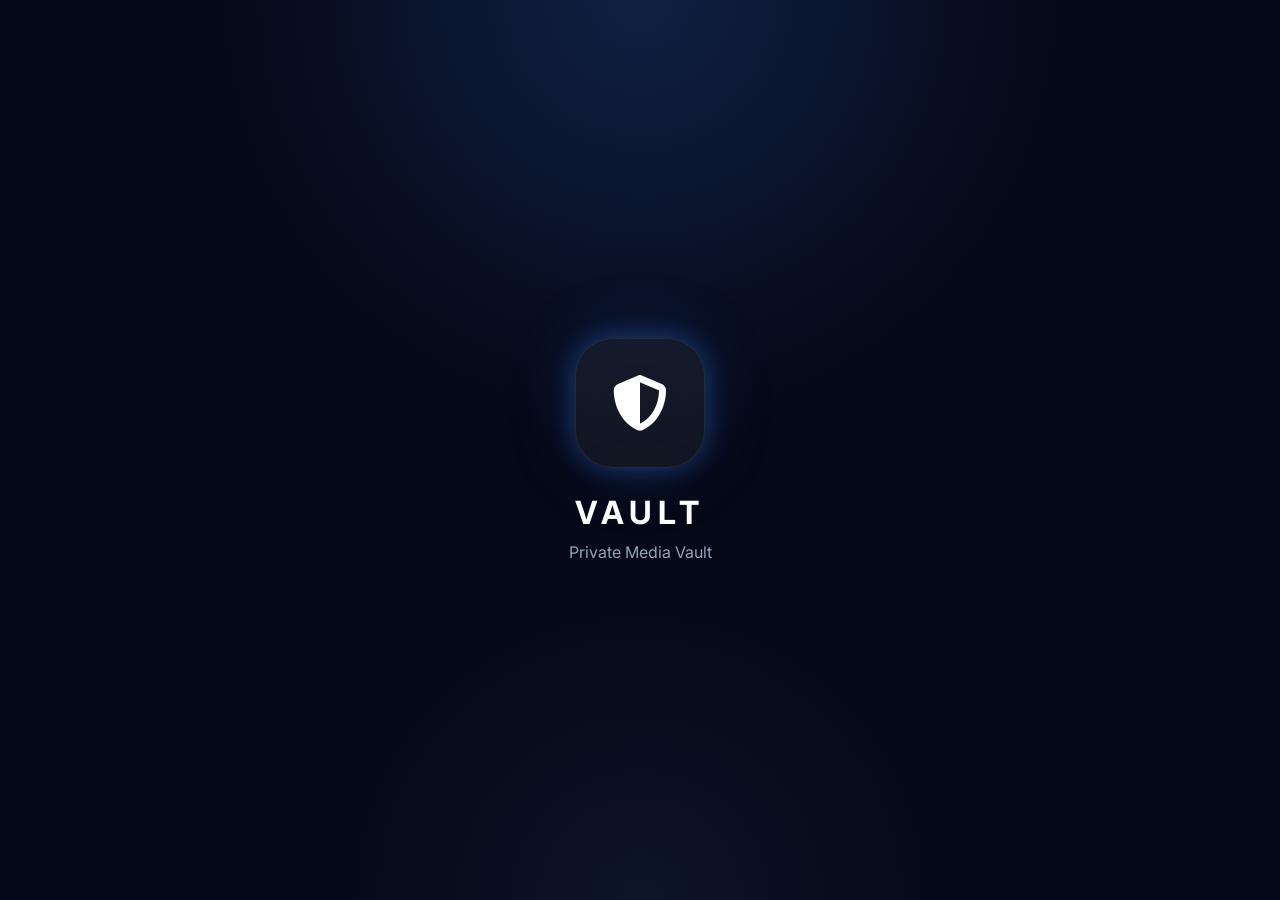
<file: index.html>
<!DOCTYPE html>
<html lang="en">

<head>

    <meta charset="UTF-8">

    <meta name="viewport" content="width=device-width, initial-scale=1.0">

    <title>Vault</title>

    <meta name="theme-color" content="#050816">

    <link rel="manifest" href="manifest.json">

    <link rel="stylesheet" href="https://cdnjs.cloudflare.com/ajax/libs/font-awesome/6.7.2/css/all.min.css">

    <link rel="stylesheet" href="assets/css/style.css">

</head>

<body>

    <!-- =========================
     SPLASH SCREEN
========================= -->

    <section id="splash-screen" class="screen active">

        <div class="logo-container">

            <div class="vault-logo">

                <i class="fa-solid fa-shield-halved"></i>

            </div>

            <h1>VAULT</h1>

            <p>
                Private Media Vault
            </p>

        </div>

    </section>

    <!-- =========================
     CREATE PIN
========================= -->

    <section id="create-pin-screen" class="screen">

        <div class="auth-wrapper">

            <div class="auth-card">

                <div class="auth-icon">

                    <i class="fa-solid fa-lock"></i>

                </div>

                <h2>Create PIN</h2>

                <p>
                    Create your secure vault PIN
                </p>

                <input id="create-pin" type="password" maxlength="4" placeholder="Enter 4 Digit PIN">

                <input id="confirm-pin" type="password" maxlength="4" placeholder="Confirm PIN">

                <button id="create-pin-btn">

                    <i class="fa-solid fa-arrow-right"></i>

                    Continue

                </button>

            </div>

        </div>

    </section>

    <!-- =========================
     LOGIN
========================= -->

    <section id="login-screen" class="screen">

        <div class="auth-wrapper">

            <div class="auth-card">

                <div class="auth-icon">

                    <i class="fa-solid fa-fingerprint"></i>

                </div>

                <h2>Unlock Vault</h2>

                <p>
                    Enter your PIN
                </p>

                <input id="login-pin" type="password" maxlength="4" placeholder="••••">

                <button id="login-btn">

                    <i class="fa-solid fa-unlock"></i>

                    Unlock

                </button>

            </div>

        </div>

    </section>

    <!-- =========================
     DASHBOARD
========================= -->

    <section id="dashboard-screen" class="screen">

        <!-- HEADER -->

        <header class="topbar">

            <div>

                <h1>Vault</h1>

                <span id="vault-status">
                    No Folder Connected
                </span>

            </div>

            <button id="settings-btn" class="icon-btn">

                <i class="fa-solid fa-gear"></i>

            </button>

        </header>

        <!-- CONTENT -->

        <main>

            <!-- HERO CARD -->

            <div class="hero-card">

                <div class="hero-left">

                    <span id="vault-badge" class="vault-badge disconnected">
                        <span class="status-dot"></span>

                        No Folder Connected
                    </span>

                    <h2 id="vault-folder-name">
                        No Folder Connected
                    </h2>

                    <p id="vault-folder-info">
                        Select your vault folder
                    </p>

                </div>

                <div class="hero-icon">

                    <i class="fa-solid fa-shield"></i>

                </div>

            </div>

            <div class="action-area">

                <button id="connect-folder-btn" class="primary-btn">

                    <i class="fa-solid fa-folder-open"></i>

                    Select Vault Folder

                </button>

            </div>

            <!-- STATS -->

            <div class="stats-grid">

                <div class="stat-card">

                    <i class="fa-solid fa-folder"></i>

                    <h3 id="folder-count">
                        0
                    </h3>

                    <span>
                        Folders
                    </span>

                </div>

                <div class="stat-card">

                    <i class="fa-solid fa-image"></i>

                    <h3 id="photo-count">
                        0
                    </h3>

                    <span>
                        Photos
                    </span>

                </div>

                <div class="stat-card">

                    <i class="fa-solid fa-video"></i>

                    <h3 id="video-count">
                        0
                    </h3>

                    <span>
                        Videos
                    </span>

                </div>

            </div>

            <!-- SECTION TITLE -->

            <div class="section-title">

                <h3>
                    Hidden Folders
                </h3>

            </div>

            <!-- FOLDERS -->

            <div id="folder-grid">

                <!-- generated -->

            </div>

        </main>

    </section>


    <!-- =========================
     MEDIA SCREEN
========================= -->

    <section id="media-screen" class="screen">

        <div class="media-header">

            <button id="back-to-dashboard" class="icon-btn">
                <i class="fa-solid fa-arrow-left"></i>
            </button>

            <h2 id="media-title">
                Folder
            </h2>

        </div>

        <div id="media-grid" class="media-grid">

        </div>

    </section>

    <section id="viewer-screen" class="screen">

        <button id="close-viewer" class="viewer-close">

            <i class="fa-solid fa-xmark"></i>

        </button>

        <div id="viewer-counter">

            1 / 1

        </div>

        <div id="viewer-content">

            <div id="viewer-track">

                <div id="prev-slide" class="viewer-slide"></div>

                <div id="current-slide" class="viewer-slide"></div>

                <div id="next-slide" class="viewer-slide"></div>

            </div>

        </div>

    </section>

    <div id="folder-loading">

        <div class="loading-ring"></div>

    </div>

    <script src="assets/js/auth.js"></script>
    <script src="assets/js/storage.js"></script>
    <script src="assets/js/scanner.js"></script>
    <script src="assets/js/gallery.js"></script>
    <script src="assets/js/player.js"></script>
    <script src="assets/js/app.js"></script>

</body>

</html>
</file>
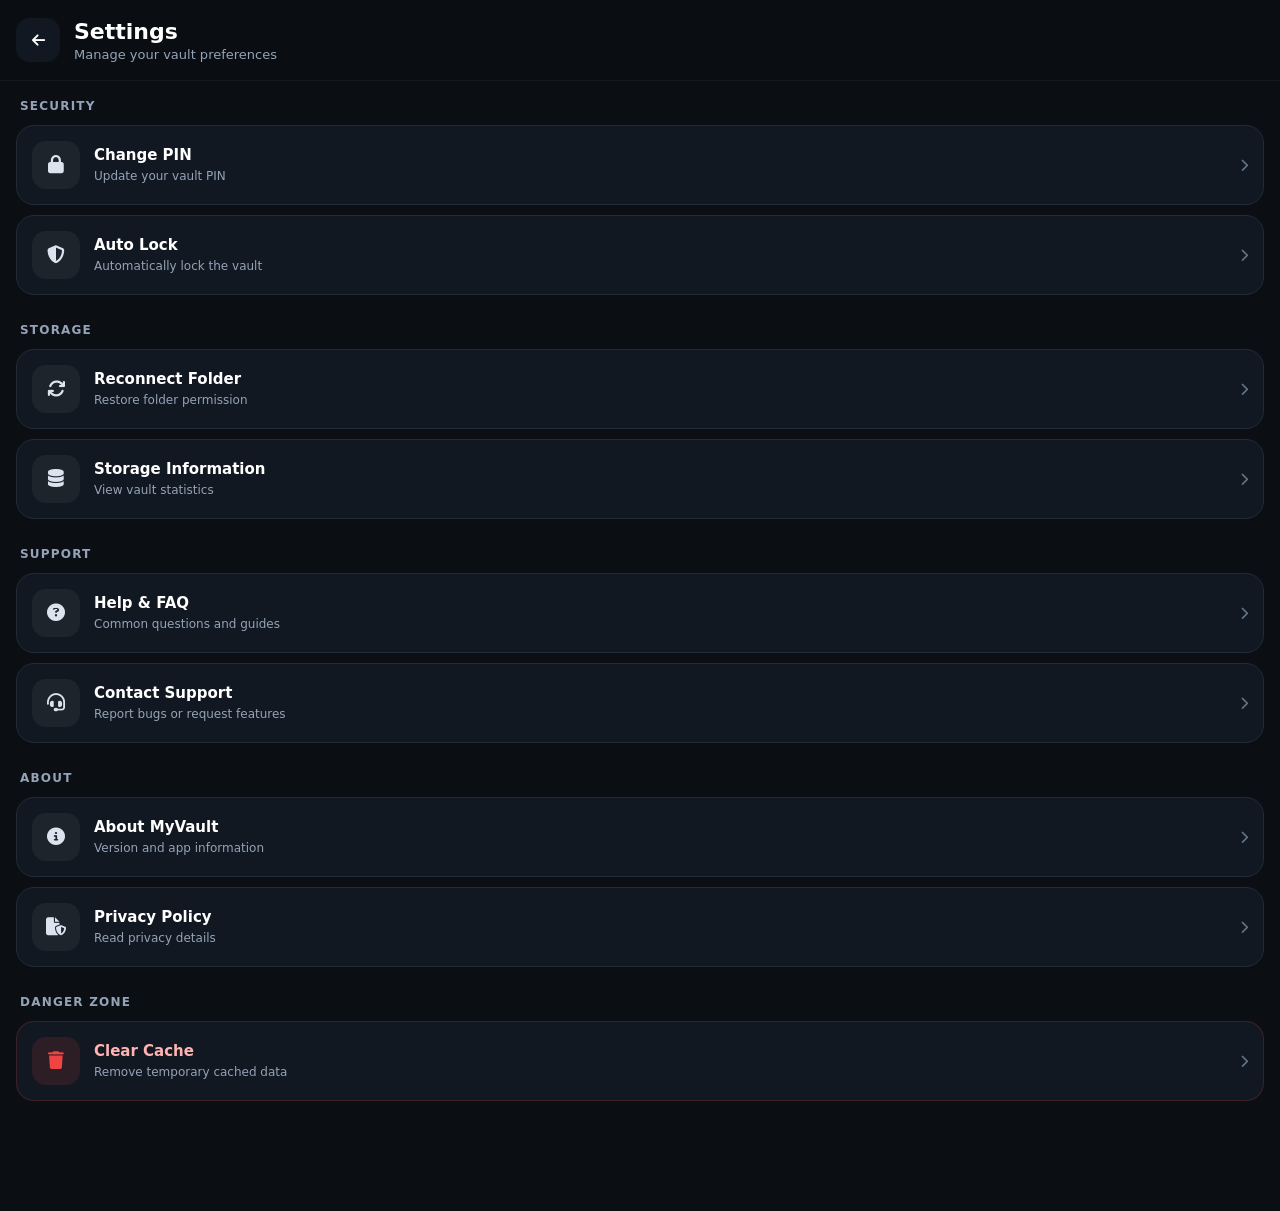
<file: settings.html>
<!DOCTYPE html>
<html lang="en">

<head>
    <meta charset="UTF-8">
    <meta name="viewport" content="width=device-width, initial-scale=1.0">
    <title>Settings - MyVault</title>

    <link rel="stylesheet" href="https://cdnjs.cloudflare.com/ajax/libs/font-awesome/6.7.2/css/all.min.css">

    <link rel="stylesheet" href="../assets/css/settings.css">
</head>

<body>

    <header class="settings-header">

        <button class="back-btn" id="backBtn">
            <i class="fa-solid fa-arrow-left"></i>
        </button>

        <div class="header-content">
            <h1>Settings</h1>
            <p>Manage your vault preferences</p>
        </div>

    </header>

    <main class="settings-container">

        <!-- Security -->

        <section class="settings-section">

            <h2>Security</h2>

            <div class="setting-card" data-action="change-pin">
                <div class="setting-icon">
                    <i class="fa-solid fa-lock"></i>
                </div>

                <div class="setting-info">
                    <h3>Change PIN</h3>
                    <p>Update your vault PIN</p>
                </div>

                <div class="setting-arrow">
                    <i class="fa-solid fa-chevron-right"></i>
                </div>
            </div>

            <div class="setting-card" data-action="auto-lock">
                <div class="setting-icon">
                    <i class="fa-solid fa-shield-halved"></i>
                </div>

                <div class="setting-info">
                    <h3>Auto Lock</h3>
                    <p>Automatically lock the vault</p>
                </div>

                <div class="setting-arrow">
                    <i class="fa-solid fa-chevron-right"></i>
                </div>
            </div>

        </section>

        <!-- Storage -->

        <section class="settings-section">

            <h2>Storage</h2>

            <div class="setting-card" data-action="reconnect">
                <div class="setting-icon">
                    <i class="fa-solid fa-arrows-rotate"></i>
                </div>

                <div class="setting-info">
                    <h3>Reconnect Folder</h3>
                    <p>Restore folder permission</p>
                </div>

                <div class="setting-arrow">
                    <i class="fa-solid fa-chevron-right"></i>
                </div>
            </div>

            <div class="setting-card" data-action="storage-info">
                <div class="setting-icon">
                    <i class="fa-solid fa-database"></i>
                </div>

                <div class="setting-info">
                    <h3>Storage Information</h3>
                    <p>View vault statistics</p>
                </div>

                <div class="setting-arrow">
                    <i class="fa-solid fa-chevron-right"></i>
                </div>
            </div>

        </section>

        <!-- Support -->

        <section class="settings-section">

            <h2>Support</h2>

            <div class="setting-card" data-action="help">
                <div class="setting-icon">
                    <i class="fa-solid fa-circle-question"></i>
                </div>

                <div class="setting-info">
                    <h3>Help & FAQ</h3>
                    <p>Common questions and guides</p>
                </div>

                <div class="setting-arrow">
                    <i class="fa-solid fa-chevron-right"></i>
                </div>
            </div>

            <div class="setting-card" data-action="contact">
                <div class="setting-icon">
                    <i class="fa-solid fa-headset"></i>
                </div>

                <div class="setting-info">
                    <h3>Contact Support</h3>
                    <p>Report bugs or request features</p>
                </div>

                <div class="setting-arrow">
                    <i class="fa-solid fa-chevron-right"></i>
                </div>
            </div>

        </section>

        <!-- About -->

        <section class="settings-section">

            <h2>About</h2>

            <div class="setting-card" data-action="about">
                <div class="setting-icon">
                    <i class="fa-solid fa-circle-info"></i>
                </div>

                <div class="setting-info">
                    <h3>About MyVault</h3>
                    <p>Version and app information</p>
                </div>

                <div class="setting-arrow">
                    <i class="fa-solid fa-chevron-right"></i>
                </div>
            </div>

            <div class="setting-card" data-action="privacy">
                <div class="setting-icon">
                    <i class="fa-solid fa-file-shield"></i>
                </div>

                <div class="setting-info">
                    <h3>Privacy Policy</h3>
                    <p>Read privacy details</p>
                </div>

                <div class="setting-arrow">
                    <i class="fa-solid fa-chevron-right"></i>
                </div>
            </div>

        </section>

        <!-- Danger -->

        <section class="settings-section">

            <h2>Danger Zone</h2>

            <div class="setting-card danger-card" data-action="clear-cache">

                <div class="setting-icon danger-icon">
                    <i class="fa-solid fa-trash"></i>
                </div>

                <div class="setting-info">
                    <h3>Clear Cache</h3>
                    <p>Remove temporary cached data</p>
                </div>

                <div class="setting-arrow">
                    <i class="fa-solid fa-chevron-right"></i>
                </div>

            </div>

        </section>

    </main>

    <!-- Change PIN Modal -->

    <div id="changePinModal" class="modal">

        <div class="modal-content">

            <h3>Change PIN</h3>

            <input id="currentPin" type="password" maxlength="4" placeholder="Current PIN">

            <input id="newPin" type="password" maxlength="4" placeholder="New PIN">

            <input id="confirmNewPin" type="password" maxlength="4" placeholder="Confirm New PIN">

            <div class="modal-actions">

                <button id="cancelPinBtn">
                    Cancel
                </button>

                <button id="savePinBtn">
                    Save
                </button>

            </div>

        </div>

    </div>

    <!-- Auto Lock Modal -->

    <div id="autoLockModal" class="modal">

        <div class="modal-content">

            <h3>Auto Lock</h3>

            <div class="auto-lock-options">

                <label>
                    <input type="radio" name="autoLock" value="off">
                    Off
                </label>

                <label>
                    <input type="radio" name="autoLock" value="5">
                    5 Minutes
                </label>

                <label>
                    <input type="radio" name="autoLock" value="10">
                    10 Minutes
                </label>

                <label>
                    <input type="radio" name="autoLock" value="15">
                    15 Minutes
                </label>

                <label>
                    <input type="radio" name="autoLock" value="30">
                    30 Minutes
                </label>

                <label>
                    <input type="radio" name="autoLock" value="60">
                    1 Hour
                </label>

            </div>

            <div class="modal-actions">

                <button id="cancelAutoLockBtn">
                    Cancel
                </button>

                <button id="saveAutoLockBtn">
                    Save
                </button>

            </div>

        </div>

    </div>

    <!-- Storage Information Modal -->

    <div id="storageInfoModal" class="modal">

        <div class="modal-content">

            <h3>Storage Information</h3>

            <div class="storage-info">

                <p>
                    Vault Name
                    <span id="infoVaultName">
                        Unknown
                    </span>
                </p>

                <p>
                    Folders
                    <span id="infoFolders">
                        0
                    </span>
                </p>

                <p>
                    Photos
                    <span id="infoPhotos">
                        0
                    </span>
                </p>

                <p>
                    Videos
                    <span id="infoVideos">
                        0
                    </span>
                </p>

                <p>
                    Storage Used
                    <span id="infoSize">
                        0 MB
                    </span>
                </p>

            </div>

            <div class="modal-actions">

                <button id="closeStorageInfo">
                    Close
                </button>

            </div>

        </div>

    </div>

    <script src="../assets/js/settings.js"></script>

</body>

</html>
</file>
<file: assets/css/style.css>
/* ==========================================
   GOOGLE FONT
========================================== */

@import url('https://fonts.googleapis.com/css2?family=Inter:wght@300;400;500;600;700;800;900&display=swap');

/* ==========================================
   ROOT
========================================== */

:root {

    --bg: #050816;

    --card: rgba(255, 255, 255, 0.05);

    --border: rgba(255, 255, 255, 0.08);

    --blue: #3b82f6;

    --blue-light: #60a5fa;

    --text: #ffffff;

    --muted: #94a3b8;

    --shadow:
        0 8px 40px rgba(0, 0, 0, .45);

}

/* ==========================================
   RESET
========================================== */

* {
    margin: 0;
    padding: 0;
    box-sizing: border-box;
    font-family: 'Inter', sans-serif;
}

html,
body {

    width: 100%;
    height: 100%;

    overflow-x: hidden;
    overflow-y: auto;

    color: white;

    background:
        radial-gradient(circle at top,
            rgba(59, 130, 246, .20),
            transparent 40%),
        radial-gradient(circle at bottom,
            rgba(96, 165, 250, .08),
            transparent 30%),
        #050816;

}

/* ==========================================
   SCREENS
========================================== */

.screen {

    display: none;

    width: 100%;
    height: 100vh;

}

.screen.active {

    display: flex;

}

/* ==========================================
   SPLASH
========================================== */

#splash-screen {

    justify-content: center;
    align-items: center;

}

.logo-container {

    text-align: center;

}

.vault-logo {

    width: 130px;
    height: 130px;

    margin: auto;

    border-radius: 38px;

    display: flex;
    align-items: center;
    justify-content: center;

    font-size: 3.5rem;

    background: rgba(255, 255, 255, .06);

    backdrop-filter: blur(25px);

    border: 1px solid rgba(255, 255, 255, .08);

    box-shadow:
        0 0 25px rgba(59, 130, 246, .35),
        0 0 70px rgba(59, 130, 246, .20);

}

.logo-container h1 {

    margin-top: 25px;

    letter-spacing: 6px;

    font-size: 2rem;

}

.logo-container p {

    margin-top: 10px;

    color: var(--muted);

}

/* ==========================================
   AUTH
========================================== */

#create-pin-screen,
#login-screen {

    justify-content: center;
    align-items: center;

    padding: 22px;

}

.auth-wrapper {

    width: 100%;

}

.auth-card {

    width: 100%;

    padding: 28px;

    border-radius: 30px;

    background: var(--card);

    border: 1px solid var(--border);

    backdrop-filter: blur(30px);

    box-shadow: var(--shadow);

}

.auth-icon {

    width: 75px;
    height: 75px;

    border-radius: 22px;

    margin-bottom: 20px;

    display: flex;
    align-items: center;
    justify-content: center;

    font-size: 1.7rem;

    background:
        linear-gradient(135deg,
            #2563eb,
            #60a5fa);

    box-shadow:
        0 0 30px rgba(59, 130, 246, .45);

}

.auth-card h2 {

    font-size: 1.7rem;

}

.auth-card p {

    color: var(--muted);

    margin-top: 8px;

    margin-bottom: 25px;

}

.auth-card input {

    width: 100%;
    height: 58px;

    margin-bottom: 15px;

    border: none;
    outline: none;

    color: white;

    border-radius: 18px;

    padding: 0 18px;

    background:
        rgba(255, 255, 255, .04);

    border:
        1px solid rgba(255, 255, 255, .05);

    font-size: 1rem;

}

.auth-card input:focus {

    border:
        1px solid rgba(59, 130, 246, .7);

}

.auth-card button {

    width: 100%;
    height: 58px;

    border: none;

    cursor: pointer;

    color: white;

    font-weight: 700;

    border-radius: 18px;

    background:
        linear-gradient(135deg,
            #2563eb,
            #60a5fa);

    box-shadow:
        0 0 25px rgba(59, 130, 246, .45);

}

/* ==========================================
   DASHBOARD
========================================== */

#dashboard-screen {

    flex-direction: column;

}

/* ==========================================
   TOPBAR
========================================== */

.topbar {

    height: 80px;

    padding: 0 20px;

    display: flex;

    align-items: center;

    justify-content: space-between;

}

.topbar h1 {

    font-size: 1.5rem;

}

.topbar span {

    color: var(--muted);

    font-size: .85rem;

}

.icon-btn {

    width: 50px;
    height: 50px;

    border: none;

    cursor: pointer;

    color: white;

    font-size: 1.1rem;

    border-radius: 16px;

    background: var(--card);

    border: 1px solid var(--border);

    backdrop-filter: blur(20px);

}

/* ==========================================
   MAIN
========================================== */

main {

    flex: 1;

    overflow-y: auto;

    padding: 20px;

}

/* ==========================================
   HERO CARD
========================================== */

.hero-card {

    padding: 22px;

    border-radius: 28px;

    display: flex;

    align-items: center;

    justify-content: space-between;

    background: var(--card);

    border: 1px solid var(--border);

    backdrop-filter: blur(25px);

    box-shadow:
        0 0 30px rgba(59, 130, 246, .10),
        0 0 80px rgba(59, 130, 246, .08),
        0 8px 40px rgba(0, 0, 0, .45);

}

.hero-left {

    flex: 1;

}

.vault-badge {

    display: inline-flex;

    align-items: center;

    gap: 8px;

    padding: 8px 14px;

    border-radius: 999px;

    font-size: .75rem;

    font-weight: 600;

    margin-bottom: 12px;

    border: 1px solid;

}

.status-dot {

    width: 8px;
    height: 8px;

    border-radius: 50%;

}

/* ==========================
   CONNECTED
========================== */

.vault-badge.connected {

    color: #4ade80;

    background:
        rgba(74, 222, 128, .12);

    border-color:
        rgba(74, 222, 128, .25);

}

.vault-badge.connected .status-dot {

    background: #4ade80;

    box-shadow:
        0 0 8px #4ade80,
        0 0 16px #4ade80;

}

/* ==========================
   DISCONNECTED
========================== */

.vault-badge.disconnected {

    color: #f87171;

    background:
        rgba(248, 113, 113, .12);

    border-color:
        rgba(248, 113, 113, .25);

}

.vault-badge.disconnected .status-dot {

    background: #f87171;

    box-shadow:
        0 0 8px #f87171,
        0 0 16px #f87171;

}

.hero-card h2 {

    font-size: 1.3rem;

}

.hero-card p {

    color: var(--muted);

    margin-top: 8px;

}

.hero-icon {

    width: 70px;
    height: 70px;

    border-radius: 22px;

    display: flex;
    align-items: center;
    justify-content: center;

    font-size: 1.6rem;

    background:
        linear-gradient(135deg,
            #2563eb,
            #60a5fa);

    box-shadow:
        0 0 25px rgba(59, 130, 246, .45);

}

/* ==========================================
   STATS
========================================== */

.stats-grid {

    margin-top: 20px;

    display: grid;

    grid-template-columns:
        repeat(3, 1fr);

    gap: 12px;

}

.stat-card {

    text-align: center;

    padding: 18px 10px;

    border-radius: 22px;

    background: var(--card);

    border: 1px solid var(--border);

    backdrop-filter: blur(25px);

}

.stat-card i {

    font-size: 1.3rem;

    color: #60a5fa;

}

.stat-card h3 {

    margin-top: 10px;

    font-size: 1.3rem;

}

.stat-card span {

    color: var(--muted);

    font-size: .8rem;

}

/* ==========================================
   SECTION TITLE
========================================== */

.section-title {

    margin-top: 28px;
    margin-bottom: 15px;

}

.section-title h3 {

    font-size: 1rem;

}

/* ==========================================
   FOLDERS
========================================== */

#folder-grid {

    display: grid;

    grid-template-columns:
        repeat(2, 1fr);

    gap: 15px;

    padding-bottom: 120px;

}

.folder-card {

    padding: 18px;

    border-radius: 24px;

    background:
        rgba(255, 255, 255, .05);

    border:
        1px solid rgba(255, 255, 255, .08);

    backdrop-filter:
        blur(35px);

    -webkit-backdrop-filter:
        blur(35px);

    transition: .25s;

    box-shadow:
        0 0 25px rgba(59, 130, 246, .10),
        0 0 60px rgba(59, 130, 246, .08);

}

.folder-card:active {

    transform: scale(.97);

}

.folder-card i {

    font-size: 1.8rem;

    color: #60a5fa;

}

.folder-card h4 {

    margin-top: 15px;

}

.folder-card p {

    margin-top: 6px;

    font-size: .85rem;

    color: var(--muted);

}

/* ==========================================
   BOTTOM NAV
========================================== */

.bottom-nav {

    position: fixed;

    bottom: 18px;

    left: 18px;

    right: 18px;

    height: 70px;

    border-radius: 24px;

    background:
        rgba(255, 255, 255, .06);

    border:
        1px solid rgba(255, 255, 255, .08);

    backdrop-filter: blur(25px);

    display: flex;

    justify-content: space-around;

    align-items: center;

}

.nav-btn {

    width: 52px;
    height: 52px;

    border: none;

    color: white;

    cursor: pointer;

    font-size: 1.2rem;

    border-radius: 16px;

    background: transparent;

}

.nav-btn.active {

    background:
        linear-gradient(135deg,
            #2563eb,
            #60a5fa);

    box-shadow:
        0 0 20px rgba(59, 130, 246, .45);

}

/* ==========================================
   SCROLLBAR
========================================== */

::-webkit-scrollbar {

    width: 4px;

}

::-webkit-scrollbar-thumb {

    background: #1e293b;

    border-radius: 10px;

}

.action-area {

    margin-top: 18px;

}

.primary-btn {

    width: 100%;

    height: 58px;

    border: none;

    border-radius: 18px;

    color: white;

    cursor: pointer;

    font-weight: 600;

    background:
        linear-gradient(135deg,
            #2563eb,
            #60a5fa);

    box-shadow:
        0 0 25px rgba(59, 130, 246, .35);

}


.empty-state {

    width: 100%;

    padding: 40px 20px;

    text-align: center;

    background:
        rgba(255, 255, 255, .04);

    border:
        1px solid rgba(255, 255, 255, .08);

    border-radius: 25px;

}

.empty-state i {

    font-size: 3rem;

    color: #60a5fa;

}

.empty-state h3 {

    margin-top: 15px;

}

.empty-state p {

    margin-top: 10px;

    color: #94a3b8;

}

/* ==========================
   MEDIA SCREEN
========================== */

#media-screen {

    flex-direction: column;

}

.media-header {

    height: 72px;

    display: flex;

    align-items: center;

    gap: 12px;

    padding: 0 16px;

    flex-shrink: 0;

}

.media-header h2 {

    font-size: 1.1rem;

    font-weight: 600;

}

/* ==========================
   GRID
========================== */

.media-grid {

    flex: 1;

    overflow-y: auto;

    padding: 12px;

    display: grid;

    grid-template-columns:
        repeat(4, minmax(0, 1fr));

    gap: 8px;

    align-content: start;

    align-items: start;

}

/* ==========================
   CARD
========================== */

.media-card {

    position: relative;

    width: 100%;

    aspect-ratio: 1/1;

    overflow: hidden;

    border-radius: 14px;

    background:
        rgba(255, 255, 255, .04);

    border:
        1px solid rgba(255, 255, 255, .05);

    box-sizing: border-box;

}

/* ==========================
   IMAGE
========================== */

.media-image {

    width: 100%;

    height: 100%;

    object-fit: cover;

    display: block;

}

/* ==========================
   VIDEO
========================== */

.video-thumb {

    width: 100%;

    height: 100%;

    display: flex;

    align-items: center;

    justify-content: center;

    background:
        linear-gradient(135deg,
            rgba(59, 130, 246, .15),
            rgba(96, 165, 250, .05));

}

.video-thumb i {

    font-size: 1.5rem;

    color: #60a5fa;

}

/* ==========================
   HIDE NAME
========================== */

.media-name {

    display: none;

}

.play-overlay {

    position: absolute;

    inset: 0;

    display: flex;

    align-items: center;

    justify-content: center;

    background:
        rgba(0, 0, 0, .15);

}

.play-overlay i {

    width: 42px;

    height: 42px;

    border-radius: 50%;

    display: flex;

    align-items: center;

    justify-content: center;

    background:
        rgba(255, 255, 255, .18);

    backdrop-filter:
        blur(12px);

    color: white;

    font-size: 1rem;

}

/* ==========================================
   FOLDER CARD V2
========================================== */

.folder-meta {

    display: flex;

    justify-content: space-between;

    align-items: center;

    margin-top: 12px;

}

.folder-meta span {

    display: flex;

    align-items: center;

    gap: 6px;

    font-size: .85rem;

    color: #94a3b8;

}

.folder-meta i {

    font-size: .85rem;

    color: #60a5fa;

}

.folder-size {

    margin-top: 12px;

    padding-top: 12px;

    border-top:
        1px solid rgba(255, 255, 255, .08);

    font-size: .8rem;

    color: #60a5fa;

    font-weight: 600;

}

/* ==========================================
   EMPTY STATE FIX
========================================== */

.empty-state {

    grid-column: 1/-1;

}


/* ==========================
   VIEWER
========================== */

#viewer-screen {

    background: #000;

    justify-content: center;

    align-items: center;

    overflow: hidden;

}

.viewer-close {

    position: fixed;

    top: 16px;

    right: 16px;

    width: 48px;

    height: 48px;

    border: none;

    border-radius: 50%;

    background:
        rgba(255, 255, 255, .15);

    color: white;

    z-index: 999;

}

/* ==========================
   VIEWER DRAG SWIPE
========================== */

#viewer-content {

    width: 100%;

    height: 100%;

    overflow: hidden;

    position: relative;

}

.viewer-image {

    max-width: 100%;

    max-height: 100%;

    object-fit: contain;

    user-select: none;

    -webkit-user-drag: none;

    pointer-events: none;

}


.viewer-video {

    width: 100%;

    max-height: 100%;

    object-fit: contain;

}

/* ==========================
   VIEWER COUNTER
========================== */

#viewer-counter {

    position: fixed;

    top: 20px;

    left: 50%;

    transform:
        translateX(-50%);

    padding:
        8px 14px;

    border-radius: 999px;

    background:
        rgba(255, 255, 255, .12);

    backdrop-filter:
        blur(20px);

    color: #fff;

    font-size: .85rem;

    font-weight: 600;

    z-index: 1001;

}


/* ==========================
   VIEWER TRACK V2
========================== */


#viewer-track {

    width: 300%;

    height: 100%;

    display: flex;

    transform: translate3d(-33.333%, 0, 0);

    transition:
        transform .25s cubic-bezier(.22,
            1,
            .36,
            1);

    will-change: transform;

}

.viewer-slide {

    width: calc(100% / 3);

    height: 100%;

    flex-shrink: 0;

    display: flex;

    align-items: center;

    justify-content: center;

}

.viewer-slide img {

    max-width: 100%;

    max-height: 100%;

    object-fit: contain;

    user-select: none;

    -webkit-user-drag: none;

}

.viewer-slide video {

    width: 100%;

    max-height: 100%;

    object-fit: contain;

}

.play-overlay {

    position: absolute;

    inset: 0;

    display: flex;

    align-items: center;

    justify-content: center;

    background:
        rgba(0, 0, 0, .15);

}

.play-overlay i {

    color: #fff;

    font-size: 1.5rem;

}


/* ==========================
   FOLDER OPENING
========================== */

.folder-opening {

    transform: scale(.95);

    opacity: .8;

    transition: .25s;

}

#folder-loading {

    position: fixed;

    inset: 0;

    z-index: 9999;

    display: flex;

    align-items: center;

    justify-content: center;

    background:
        rgba(5, 8, 22, .85);

    backdrop-filter:
        blur(18px);

    opacity: 0;

    visibility: hidden;

    transition: .25s;

}

#folder-loading.show {

    opacity: 1;

    visibility: visible;

}

.loading-ring {

    width: 70px;

    height: 70px;

    border-radius: 50%;

    border: 3px solid rgba(255, 255, 255, .08);

    border-top-color:
        #60a5fa;

    animation:
        spin .8s linear infinite;

}

@keyframes spin {

    to {

        transform:
            rotate(360deg);

    }

}
</file>
<file: assets/css/settings.css>
/* =========================
   SETTINGS PAGE
========================= */

:root {
    --bg: #0b0f14;
    --card: #121821;
    --card-hover: #18212c;

    --border: #222b38;

    --text: #ffffff;
    --text-secondary: #94a3b8;

    --accent: #3b82f6;

    --danger: #ef4444;

    --radius: 18px;
}

* {
    margin: 0;
    padding: 0;
    box-sizing: border-box;
    -webkit-tap-highlight-color: transparent;
}

body {
    background: var(--bg);
    color: var(--text);

    font-family:
        Inter,
        system-ui,
        sans-serif;

    min-height: 100vh;
}

/* =========================
   HEADER
========================= */

.settings-header {
    position: sticky;
    top: 0;
    z-index: 100;

    display: flex;
    align-items: center;
    gap: 14px;

    padding: 18px 16px;

    background:
        rgba(11, 15, 20, .92);

    backdrop-filter: blur(18px);

    border-bottom:
        1px solid rgba(255, 255, 255, .05);
}

.back-btn {
    width: 44px;
    height: 44px;

    border: none;
    outline: none;

    border-radius: 14px;

    background: var(--card);

    color: var(--text);

    font-size: 15px;

    cursor: pointer;

    transition: .2s;
}

.back-btn:active {
    transform: scale(.95);
}

.header-content h1 {
    font-size: 22px;
    font-weight: 700;
}

.header-content p {
    margin-top: 3px;

    font-size: 13px;

    color: var(--text-secondary);
}

/* =========================
   CONTAINER
========================= */

.settings-container {
    padding: 18px 16px 40px;
}

/* =========================
   SECTION
========================= */

.settings-section {
    margin-bottom: 28px;
}

.settings-section h2 {
    font-size: 12px;

    color: var(--text-secondary);

    text-transform: uppercase;

    letter-spacing: 1.2px;

    margin-bottom: 12px;

    padding-left: 4px;
}

/* =========================
   CARD
========================= */

.setting-card {
    display: flex;
    align-items: center;
    gap: 14px;

    background: var(--card);

    border: 1px solid var(--border);

    border-radius: 18px;

    padding: 15px;

    margin-bottom: 10px;

    cursor: pointer;

    transition: .25s;
}

.setting-card:active {
    transform: scale(.985);
}

.setting-card:hover {
    background: var(--card-hover);
}

/* =========================
   ICON
========================= */

.setting-icon {
    width: 48px;
    height: 48px;

    flex-shrink: 0;

    display: flex;
    align-items: center;
    justify-content: center;

    border-radius: 14px;

    background:
        rgba(255, 255, 255, .05);
}

.setting-icon i {
    font-size: 18px;
    color: #dbe4ee;
}

/* =========================
   CONTENT
========================= */

.setting-info {
    flex: 1;
    min-width: 0;
}

.setting-info h3 {
    font-size: 15px;
    font-weight: 600;
}

.setting-info p {
    margin-top: 4px;

    font-size: 12px;

    line-height: 1.4;

    color: var(--text-secondary);
}

/* =========================
   ARROW
========================= */

.setting-arrow {
    color: #64748b;

    font-size: 13px;

    transition: .25s;
}

.setting-card:hover .setting-arrow {
    transform: translateX(4px);
}

/* =========================
   DANGER ZONE
========================= */

.danger-card {
    border-color:
        rgba(239, 68, 68, .20);
}

.danger-card .setting-info h3 {
    color: #ffb4b4;
}

.danger-icon {
    background:
        rgba(239, 68, 68, .12);
}

.danger-icon i {
    color: var(--danger);
}

/* =========================
   CARD SEPARATION
========================= */

.settings-section .setting-card:last-child {
    margin-bottom: 0;
}

/* =========================
   BOTTOM SAFE SPACE
========================= */

.settings-section:last-child {
    margin-bottom: 70px;
}

/* =========================
   CHANGE PIN MODAL
========================= */

.modal {

    position: fixed;
    inset: 0;

    display: none;

    align-items: center;
    justify-content: center;

    background: rgba(0, 0, 0, .75);

    z-index: 9999;
}

.modal.show {
    display: flex;
}

.modal-content {

    width: 90%;
    max-width: 350px;

    background: #121821;

    border: 1px solid #222b38;

    border-radius: 18px;

    padding: 20px;
}

.modal-content h3 {

    margin-bottom: 16px;
}

.modal-content input[type="password"] {

    width: 100%;
    height: 50px;

    margin-bottom: 12px;

    border: none;
    outline: none;

    border-radius: 12px;

    padding: 0 14px;

    background: #1b2432;

    color: #fff;
}



.modal-actions {

    display: flex;
    gap: 10px;
}

.modal-actions button {

    flex: 1;

    height: 48px;

    border: none;

    border-radius: 12px;

    color: white;

    cursor: pointer;
}

#cancelPinBtn {
    background: #374151;
}

#savePinBtn {
    background: #2563eb;
}


/* =========================
   AUTO LOCK
========================= */

.auto-lock-options {

    display: flex;
    flex-direction: column;

    gap: 12px;

    margin: 20px 0;
}

.auto-lock-options label {

    display: flex;
    align-items: center;

    gap: 12px;

    padding: 14px 16px;

    background: rgba(255, 255, 255, .03);

    border: 1px solid rgba(255, 255, 255, .06);

    border-radius: 14px;

    cursor: pointer;

    transition: .25s ease;

    color: #fff;

    font-size: 15px;
}

.auto-lock-options label:hover {

    background: rgba(37, 99, 235, .08);

    border-color: rgba(59, 130, 246, .35);

    box-shadow:
        0 0 10px rgba(59, 130, 246, .15);
}

.auto-lock-options input[type="radio"] {

    width: 18px;
    height: 18px;

    margin: 0;

    accent-color: #2563eb;

    flex-shrink: 0;
}

/* =========================
   MODAL ACTIONS
========================= */

.modal-actions {

    display: flex;

    gap: 12px;

    margin-top: 20px;
}

.modal-actions button {

    flex: 1;

    height: 50px;

    border-radius: 14px;

    border: none;

    color: #fff;

    font-weight: 600;

    cursor: pointer;

    transition: .25s ease;
}

/* Cancel */

#cancelAutoLockBtn {

    background: #374151;

    border: 1px solid #4b5563;

    box-shadow: none;
}

#cancelAutoLockBtn:hover {

    background: #4b5563;

    border-color: #6b7280;
}

#cancelAutoLockBtn:active {

    transform: scale(.97);
}

/* Save */

#saveAutoLockBtn {

    background:
        linear-gradient(180deg,
            #2563eb,
            #1d4ed8);

    border: 1px solid rgba(96, 165, 250, .6);

    box-shadow:
        0 0 12px rgba(59, 130, 246, .35),
        inset 0 1px 0 rgba(255, 255, 255, .15);
}

#saveAutoLockBtn:hover {

    border-color:
        rgba(147, 197, 253, .9);

    box-shadow:
        0 0 18px rgba(59, 130, 246, .55),
        0 0 30px rgba(59, 130, 246, .25);
}

#saveAutoLockBtn:active {

    transform: scale(.97);
}

.storage-info {

    margin: 20px 0;

    border: 1px solid rgba(255,255,255,.06);

    border-radius: 14px;

    overflow: hidden;

    background: rgba(255,255,255,.02);
}

.storage-info p {

    display: flex;
    justify-content: space-between;
    align-items: center;

    padding: 14px 16px;

    font-size: 14px;

    border-bottom:
        1px solid rgba(255,255,255,.05);
}

.storage-info p:last-child {

    border-bottom: none;
}

.storage-info span {

    font-weight: 600;

    color: #60a5fa;
}

#closeStorageInfo {

    width: 100%;

    height: 50px;

    border-radius: 14px;

    border: 1px solid rgba(96,165,250,.65);

    background:
        linear-gradient(
            180deg,
            #2563eb,
            #1d4ed8
        );

    color: #fff;

    font-size: 15px;

    font-weight: 600;

    cursor: pointer;

    box-shadow:
        0 0 12px rgba(59,130,246,.35),
        0 0 24px rgba(59,130,246,.18),
        inset 0 1px 0 rgba(255,255,255,.15);

    transition: .25s ease;
}

#closeStorageInfo:hover {

    border-color:
        rgba(147,197,253,.95);

    box-shadow:
        0 0 18px rgba(59,130,246,.55),
        0 0 35px rgba(59,130,246,.30),
        inset 0 1px 0 rgba(255,255,255,.18);
}

#closeStorageInfo:active {

    transform: scale(.97);

    box-shadow:
        0 0 10px rgba(59,130,246,.30);
}
</file>
